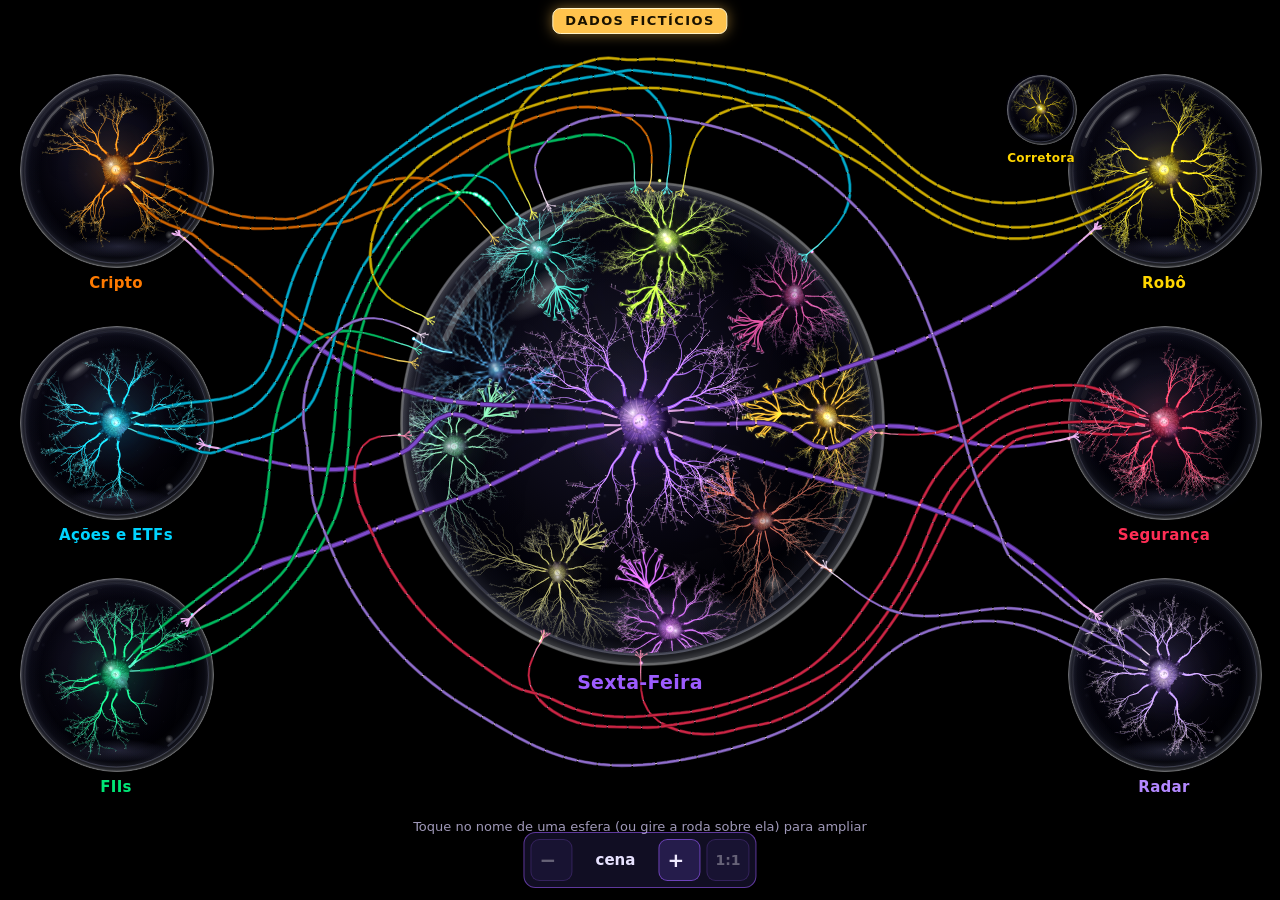
<file: interface/index.html>
<!DOCTYPE html>
<html lang="pt-BR">
<head>
<meta charset="utf-8">
<meta name="viewport" content="width=device-width, initial-scale=1">
<title>Sexta-Feira Engine</title>
<link rel="stylesheet" href="cores.css">
<link rel="stylesheet" href="tela.css">
</head>
<body>
<div id="palco">
  <div id="cena" role="region" aria-label="Sexta-Feira: o Núcleo e os agentes (dados fictícios)"></div>
  <div class="selos">
    <div class="selo" id="selo" role="status">DADOS FICTÍCIOS</div>
  </div>
</div>
<noscript><p class="sem-js">A Sexta-Feira Engine precisa de JavaScript para desenhar a tela. Nada é carregado de fora.</p></noscript>
<script src="dados-ficticios.js"></script>
<script src="sf.js"></script>
<script src="neuronio.js"></script>
<script src="ligacoes.js"></script>
<script src="cena.js"></script>
<script src="tela.js"></script>
</body>
</html>
</file>
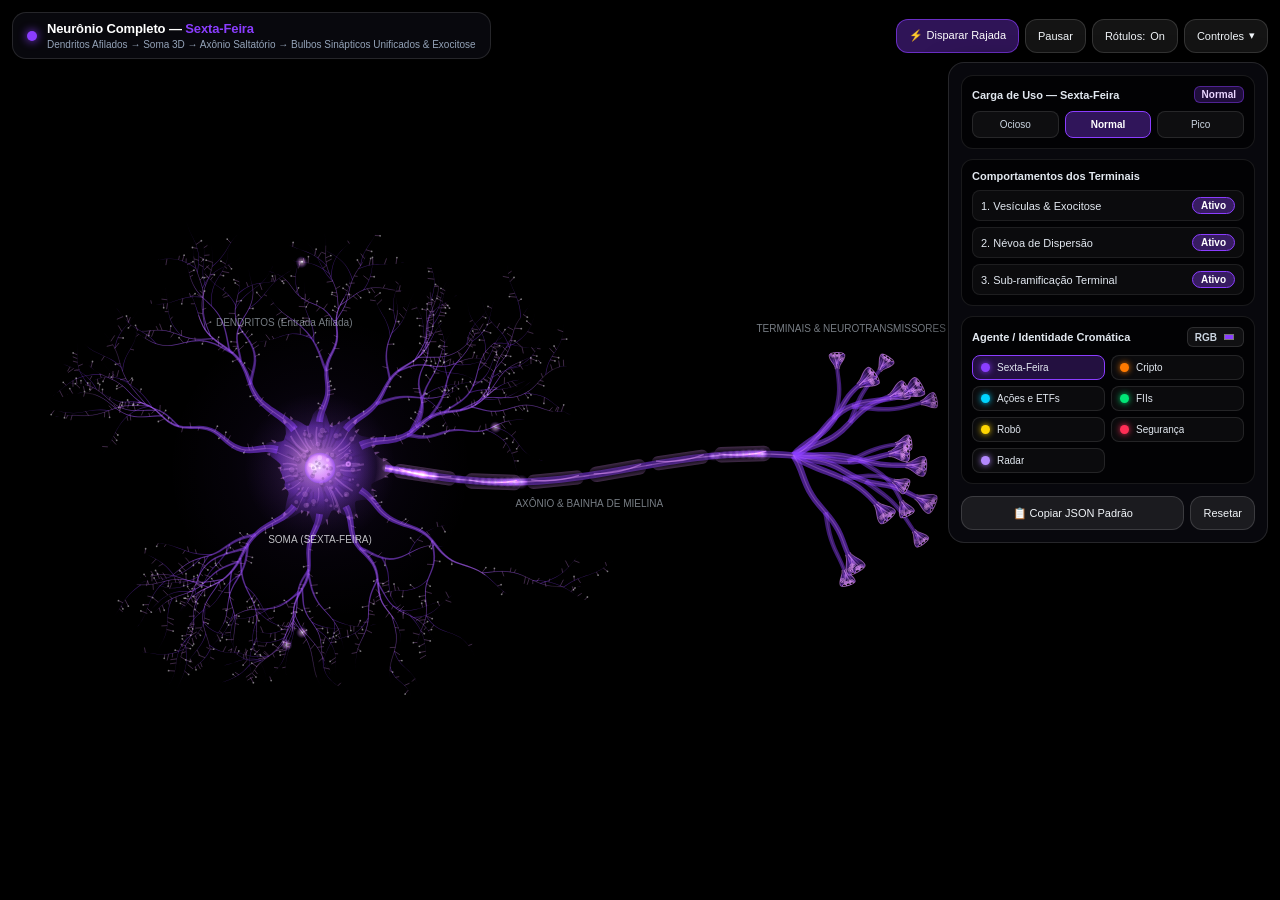
<file: interface/neuronio.html>
<!DOCTYPE html>
<html lang="pt-BR">
<head>
  <meta charset="UTF-8" />
  <meta name="viewport" content="width=device-width, initial-scale=1.0" />
  <title>Neurônio Completo — Sexta-Feira</title>
  <style>
    /* Reset e Base em Preto Absoluto (#000000) */
    *, *::before, *::after {
      box-sizing: border-box;
      margin: 0;
      padding: 0;
      user-select: none;
      -webkit-user-select: none;
    }

    :root {
      --accent: #8B3DFF;
      --accent-rgb: 139, 61, 255;
      --panel-bg: rgba(10, 10, 15, 0.88);
      --card-bg: rgba(0, 0, 0, 0.65);
      --border-subtle: rgba(255, 255, 255, 0.12);
      --text-main: #f8fafc;
      --text-muted: #94a3b8;
    }

    html, body {
      width: 100%;
      height: 100%;
      background-color: #000000;
      color: var(--text-main);
      font-family: -apple-system, BlinkMacSystemFont, "Segoe UI", Roboto, Helvetica, Arial, sans-serif;
      overflow: hidden;
      -webkit-font-smoothing: antialiased;
    }

    #canvasContainer {
      position: fixed;
      inset: 0;
      width: 100vw;
      height: 100vh;
      background-color: #000000;
      z-index: 1;
    }

    #neuronCanvas {
      display: block;
      width: 100%;
      height: 100%;
      background-color: #000000;
    }

    /* HUD Glassmorphism */
    .hud-glass {
      background: var(--panel-bg);
      backdrop-filter: blur(16px);
      -webkit-backdrop-filter: blur(16px);
      border: 1px solid var(--border-subtle);
      box-shadow: 0 12px 32px rgba(0, 0, 0, 0.85);
    }

    .top-bar {
      position: fixed;
      top: 12px;
      left: 12px;
      right: 12px;
      z-index: 20;
      display: flex;
      flex-wrap: wrap;
      align-items: center;
      justify-content: space-between;
      gap: 8px;
      pointer-events: none;
    }

    .brand-pill {
      pointer-events: auto;
      display: flex;
      align-items: center;
      gap: 10px;
      padding: 8px 14px;
      border-radius: 14px;
    }

    .pulse-dot {
      width: 10px;
      height: 10px;
      border-radius: 50%;
      background-color: var(--accent);
      box-shadow: 0 0 10px var(--accent);
      flex-shrink: 0;
      animation: dotBeat 1.8s infinite ease-in-out;
    }

    @keyframes dotBeat {
      0%, 100% { transform: scale(1); opacity: 1; }
      50% { transform: scale(1.35); opacity: 0.7; }
    }

    .brand-title {
      font-size: 13px;
      font-weight: 600;
      letter-spacing: -0.01em;
      color: #ffffff;
      line-height: 1.25;
    }

    .brand-sub {
      font-size: 10px;
      color: var(--text-muted);
      margin-top: 2px;
    }

    .action-group {
      pointer-events: auto;
      display: flex;
      align-items: center;
      gap: 6px;
      flex-wrap: wrap;
    }

    .btn-hud {
      padding: 8px 12px;
      border-radius: 12px;
      font-size: 11px;
      font-weight: 500;
      color: #f1f5f9;
      background: rgba(255, 255, 255, 0.08);
      border: 1px solid rgba(255, 255, 255, 0.14);
      cursor: pointer;
      transition: background 0.15s ease, transform 0.1s ease, border-color 0.15s ease;
      display: inline-flex;
      align-items: center;
      gap: 5px;
      min-height: 34px;
    }

    .btn-hud:hover {
      background: rgba(255, 255, 255, 0.15);
    }

    .btn-hud:active {
      transform: scale(0.96);
    }

    .btn-primary-accent {
      background: rgba(var(--accent-rgb), 0.34);
      border-color: rgba(var(--accent-rgb), 0.65);
      color: #ffffff;
    }

    .btn-primary-accent:hover {
      background: rgba(var(--accent-rgb), 0.50);
    }

    /* Painel Lateral Compacto */
    .control-sidebar {
      position: fixed;
      top: 62px;
      right: 12px;
      z-index: 20;
      width: min(320px, calc(100vw - 24px));
      max-height: calc(100vh - 76px);
      overflow-y: auto;
      border-radius: 16px;
      padding: 12px;
      display: flex;
      flex-direction: column;
      gap: 10px;
    }

    .control-sidebar.collapsed {
      display: none;
    }

    .section-card {
      background: var(--card-bg);
      border: 1px solid rgba(255, 255, 255, 0.09);
      border-radius: 12px;
      padding: 10px;
    }

    .section-header {
      display: flex;
      align-items: center;
      justify-content: space-between;
      margin-bottom: 8px;
      font-size: 11px;
      font-weight: 600;
      color: #e2e8f0;
    }

    .badge-pill {
      font-size: 10px;
      font-weight: 600;
      padding: 2px 7px;
      border-radius: 6px;
      background: rgba(var(--accent-rgb), 0.22);
      border: 1px solid rgba(var(--accent-rgb), 0.45);
      color: #e9d5ff;
    }

    .usage-grid {
      display: grid;
      grid-template-columns: repeat(3, 1fr);
      gap: 6px;
    }

    .usage-btn {
      padding: 7px 4px;
      border-radius: 8px;
      font-size: 10px;
      font-weight: 500;
      color: #cbd5e1;
      background: rgba(255, 255, 255, 0.05);
      border: 1px solid rgba(255, 255, 255, 0.1);
      cursor: pointer;
      transition: all 0.15s ease;
    }

    .usage-btn:hover {
      background: rgba(255, 255, 255, 0.12);
    }

    .usage-btn.active {
      background: rgba(var(--accent-rgb), 0.34);
      border-color: var(--accent);
      color: #ffffff;
      font-weight: 600;
    }

    .toggle-list {
      display: flex;
      flex-direction: column;
      gap: 6px;
    }

    .toggle-row {
      display: flex;
      align-items: center;
      justify-content: space-between;
      padding: 6px 8px;
      border-radius: 8px;
      background: rgba(255, 255, 255, 0.04);
      border: 1px solid rgba(255, 255, 255, 0.08);
      font-size: 11px;
      color: #e2e8f0;
      cursor: pointer;
    }

    .toggle-row:hover {
      background: rgba(255, 255, 255, 0.08);
    }

    .toggle-pill {
      font-size: 10px;
      font-weight: 600;
      padding: 2px 8px;
      border-radius: 999px;
      background: rgba(var(--accent-rgb), 0.35);
      border: 1px solid var(--accent);
      color: #ffffff;
    }

    .toggle-pill.off {
      background: rgba(255, 255, 255, 0.06);
      border-color: rgba(255, 255, 255, 0.15);
      color: #94a3b8;
    }

    .swatches-grid {
      display: grid;
      grid-template-columns: repeat(2, 1fr);
      gap: 6px;
    }

    .swatch-btn {
      display: flex;
      align-items: center;
      gap: 7px;
      padding: 6px 8px;
      border-radius: 8px;
      font-size: 10px;
      font-weight: 500;
      color: #e2e8f0;
      background: rgba(255, 255, 255, 0.04);
      border: 1px solid rgba(255, 255, 255, 0.1);
      cursor: pointer;
      transition: all 0.15s ease;
      text-align: left;
    }

    .swatch-dot {
      width: 9px;
      height: 9px;
      border-radius: 50%;
      flex-shrink: 0;
    }

    .swatch-label {
      overflow: hidden;
      text-overflow: ellipsis;
      white-space: nowrap;
    }

    .rgb-picker-label {
      display: inline-flex;
      align-items: center;
      gap: 5px;
      font-size: 10px;
      color: #cbd5e1;
      background: rgba(255, 255, 255, 0.06);
      border: 1px solid rgba(255, 255, 255, 0.12);
      padding: 2px 7px;
      border-radius: 6px;
      cursor: pointer;
    }

    .rgb-picker-label input[type="color"] {
      width: 14px;
      height: 14px;
      border: none;
      background: transparent;
      cursor: pointer;
      padding: 0;
    }

    .footer-actions {
      display: flex;
      gap: 6px;
      padding-top: 2px;
    }

    .footer-actions .btn-hud {
      justify-content: center;
    }

    .toast-banner {
      position: fixed;
      bottom: 16px;
      left: 50%;
      transform: translateX(-50%);
      z-index: 30;
      padding: 8px 16px;
      border-radius: 12px;
      font-size: 11px;
      font-weight: 500;
      color: #ffffff;
      opacity: 0;
      pointer-events: none;
      transition: opacity 0.2s ease;
    }

    @media (max-width: 640px) {
      .brand-sub { display: none; }
      .control-sidebar { top: 58px; }
    }
  </style>
</head>
<body>

  <!-- Canvas em Preto Absoluto (#000000) -->
  <main id="canvasContainer">
    <canvas id="neuronCanvas"></canvas>
  </main>

  <!-- Cabeçalho Minimalista -->
  <header class="top-bar">
    <div class="brand-pill hud-glass">
      <span class="pulse-dot"></span>
      <div>
        <div class="brand-title">
          Neurônio Completo — <span id="headerAgentName" style="color: #8B3DFF;">Sexta-Feira</span>
        </div>
        <div class="brand-sub">
          Dendritos Afilados → Soma 3D → Axônio Saltatório → Bulbos Sinápticos Unificados & Exocitose
        </div>
      </div>
    </div>

    <div class="action-group">
      <button id="btnFireBurst" type="button" class="btn-hud btn-primary-accent">
        ⚡ Disparar Rajada
      </button>
      <button id="btnPause" type="button" class="btn-hud">
        Pausar
      </button>
      <button id="btnLabels" type="button" class="btn-hud">
        Rótulos: <span id="lblState">On</span>
      </button>
      <button id="btnToggleSidebar" type="button" class="btn-hud" aria-expanded="true">
        Controles <span id="chevronIcon">▾</span>
      </button>
    </div>
  </header>

  <!-- Painel Lateral Compacto -->
  <aside id="controlSidebar" class="control-sidebar hud-glass">
    <div class="section-card">
      <div class="section-header">
        <span>Carga de Uso — Sexta-Feira</span>
        <span id="usageBadge" class="badge-pill">Normal</span>
      </div>
      <div class="usage-grid">
        <button type="button" class="usage-btn" data-mode="ocioso" data-freq="25">Ocioso</button>
        <button type="button" class="usage-btn active" data-mode="normal" data-freq="72">Normal</button>
        <button type="button" class="usage-btn" data-mode="pico" data-freq="100">Pico</button>
      </div>
    </div>

    <div class="section-card">
      <div class="section-header">
        <span>Comportamentos dos Terminais</span>
      </div>
      <div class="toggle-list">
        <button id="togVesicles" type="button" class="toggle-row">
          <span>1. Vesículas & Exocitose</span>
          <span class="toggle-pill">Ativo</span>
        </button>
        <button id="togMist" type="button" class="toggle-row">
          <span>2. Névoa de Dispersão</span>
          <span class="toggle-pill">Ativo</span>
        </button>
        <button id="togSubBranches" type="button" class="toggle-row">
          <span>3. Sub-ramificação Terminal</span>
          <span class="toggle-pill">Ativo</span>
        </button>
      </div>
    </div>

    <div class="section-card">
      <div class="section-header">
        <span>Agente / Identidade Cromática</span>
        <label class="rgb-picker-label" title="Escolher cor RGB personalizada">
          <span>RGB</span>
          <input id="rgbPicker" type="color" value="#8B3DFF" />
        </label>
      </div>
      <div id="swatchesContainer" class="swatches-grid"></div>
    </div>

    <div class="footer-actions">
      <button id="btnCopyJson" type="button" class="btn-hud" style="flex: 1;">
        📋 Copiar JSON Padrão
      </button>
      <button id="btnReset" type="button" class="btn-hud">
        Resetar
      </button>
    </div>
  </aside>

  <div id="toastBanner" class="toast-banner hud-glass">
    Configuração JSON padrão copiada!
  </div>

  <script>
    (function () {
      'use strict';

      const AGENT_PRESETS = [
        { name: 'Sexta-Feira', hex: '#8B3DFF' },
        { name: 'Cripto', hex: '#FF7A00' },
        { name: 'Ações e ETFs', hex: '#00D4FF' },
        { name: 'FIIs', hex: '#00E676' },
        { name: 'Robô', hex: '#FFD600' },
        { name: 'Segurança', hex: '#FF2E55' },
        { name: 'Radar', hex: '#B388FF' }
      ];

      // Padrão definitivo aprovado pelo usuário (Soma + Dendritos + Axônio + Terminais Unificados)
      const config = {
        agente: 'Sexta-Feira',
        corHex: '#8B3DFF',
        rgb: [139, 61, 255],
        brilhoNucleo: 21,
        transparenciaCorpo: 45,
        opacidadeDendritos: 56,
        brilhoGeral: 56,
        ramificacaoDendritos: 82,
        velocidadePulsos: 40,
        frequenciaDisparos: 72,
        enableVesicles: true,
        enableMist: true,
        enableSubBranches: true
      };

      const runtime = {
        width: 1280,
        height: 720,
        dpr: 1,
        paused: false,
        showLabels: true,
        sidebarOpen: true,
        time: 0,
        lastFrameTime: 0,
        spawnAccumulator: 0,
        somaExcitation: 0
      };

      let anatomy = {
        somaX: 0,
        somaY: 0,
        somaRadius: 48,
        scale: 1,
        somaOutline: [],
        membraneSpicules: [],
        cytoplasmRidges: [],
        membraneGranules: [],
        nucleusChromatin: [],
        dendriteBranches: [],
        dendriteTips: [],
        synapticSpines: [],
        axonPath: [],
        myelinSheaths: [],
        ranvierNodes: [],
        terminalBranches: [],
        terminalBoutons: [],
        offscreenCanvas: null
      };

      const incomingSignals = [];
      const actionPotentials = [];
      const mistClouds = [];
      const releasedNeurotransmitters = [];

      let canvas = null;
      let ctx = null;
      let container = null;

      function createSeededRandom(seed) {
        let s = seed >>> 0;
        return function () {
          s = (s * 1664525 + 1013904223) >>> 0;
          return s / 4294967296;
        };
      }

      function hexToRgb(hex) {
        const clean = hex.replace('#', '');
        const full = clean.length === 3 ? clean.split('').map(c => c + c).join('') : clean;
        const intVal = parseInt(full, 16);
        return [(intVal >> 16) & 255, (intVal >> 8) & 255, intVal & 255];
      }

      function showToast(message) {
        const toast = document.getElementById('toastBanner');
        if (!toast) return;
        toast.textContent = message;
        toast.style.opacity = '1';
        clearTimeout(toast._hideTimer);
        toast._hideTimer = setTimeout(() => {
          toast.style.opacity = '0';
        }, 2200);
      }

      // Polígono afilado até ponta aguda (para dendritos)
      function drawSharpDendritePolygon(targetCtx, points) {
        if (!points || points.length < 2) return;
        const leftSide = [];
        const rightSide = [];

        for (let i = 0; i < points.length; i++) {
          const p = points[i];
          const prev = points[Math.max(0, i - 1)];
          const next = points[Math.min(points.length - 1, i + 1)];
          const dx = next.x - prev.x;
          const dy = next.y - prev.y;
          const len = Math.hypot(dx, dy) || 1;
          const nx = -dy / len;
          const ny = dx / len;
          const halfWidth = p.w * 0.5;

          leftSide.push({ x: p.x + nx * halfWidth, y: p.y + ny * halfWidth });
          rightSide.push({ x: p.x - nx * halfWidth, y: p.y - ny * halfWidth });
        }

        targetCtx.beginPath();
        targetCtx.moveTo(leftSide[0].x, leftSide[0].y);
        for (let i = 1; i < leftSide.length; i++) {
          targetCtx.lineTo(leftSide[i].x, leftSide[i].y);
        }
        const tip = points[points.length - 1];
        targetCtx.lineTo(tip.x, tip.y);

        for (let i = rightSide.length - 1; i >= 0; i--) {
          targetCtx.lineTo(rightSide[i].x, rightSide[i].y);
        }
        targetCtx.closePath();
        targetCtx.fill();
      }

      // Polígono encorpado e contínuo (para telodendros que se fundem aos bulbos terminais)
      function drawTaperedBranch(targetCtx, points) {
        if (!points || points.length < 2) return;
        const left = [];
        const right = [];

        for (let i = 0; i < points.length; i++) {
          const p = points[i];
          const prev = points[Math.max(0, i - 1)];
          const next = points[Math.min(points.length - 1, i + 1)];
          const dx = next.x - prev.x;
          const dy = next.y - prev.y;
          const len = Math.hypot(dx, dy) || 1;
          const nx = -dy / len;
          const ny = dx / len;
          const hw = p.w * 0.5;

          left.push({ x: p.x + nx * hw, y: p.y + ny * hw });
          right.push({ x: p.x - nx * hw, y: p.y - ny * hw });
        }

        targetCtx.beginPath();
        targetCtx.moveTo(left[0].x, left[0].y);
        for (let i = 1; i < left.length; i++) targetCtx.lineTo(left[i].x, left[i].y);
        for (let i = right.length - 1; i >= 0; i--) targetCtx.lineTo(right[i].x, right[i].y);
        targetCtx.closePath();
        targetCtx.fill();
      }

      // Constrói o neurônio completo unindo todas as peças validadas
      function buildCompleteNeuron() {
        const rng = createSeededRandom(94127);
        const isMobile = runtime.width < 768;

        const somaX = isMobile ? runtime.width * 0.25 : runtime.width * 0.25;
        const somaY = isMobile ? runtime.height * 0.48 : runtime.height * 0.52;
        const scale = isMobile
          ? Math.max(0.46, Math.min(runtime.width / 560, runtime.height / 760))
          : Math.max(0.60, Math.min(runtime.width / 1360, runtime.height / 760));

        const somaRadius = 48 * scale;

        // 1. SOMA MULTIPOLAR COM PAREDE CELULAR 3D (Padrão bloqueado)
        const primaryAngles = [-2.74, -2.16, -1.58, -0.98, -0.50, 0.50, 0.98, 1.58, 2.16];
        const somaOutline = [];
        const outlineSteps = 144;

        for (let i = 0; i < outlineSteps; i++) {
          const ang = (Math.PI * 2 * i) / outlineSteps;
          let pull = 0;

          for (let t = 0; t < primaryAngles.length; t++) {
            const diff = Math.atan2(Math.sin(ang - primaryAngles[t]), Math.cos(ang - primaryAngles[t]));
            pull += Math.exp(-(diff * diff) / 0.044) * 0.45;
          }

          const hillockDiff = Math.atan2(Math.sin(ang), Math.cos(ang));
          pull += Math.exp(-(hillockDiff * hillockDiff) / 0.065) * 0.74;

          const ruffle = Math.sin(ang * 15) * 0.02 + Math.cos(ang * 26 + 0.7) * 0.014 + (rng() - 0.5) * 0.016;
          const r = somaRadius * (0.86 + pull + ruffle);

          somaOutline.push({
            x: somaX + Math.cos(ang) * r,
            y: somaY + Math.sin(ang) * r,
            ang,
            r
          });
        }

        const membraneSpicules = [];
        for (let i = 0; i < somaOutline.length; i += 3) {
          if (rng() < 0.56) {
            const pt = somaOutline[i];
            membraneSpicules.push({
              x: pt.x,
              y: pt.y,
              ang: pt.ang + (rng() - 0.5) * 0.20,
              h: (2.3 + rng() * 3.3) * scale,
              w: (2.1 + rng() * 1.9) * scale
            });
          }
        }

        const cytoplasmRidges = [];
        for (let i = 0; i < 42; i++) {
          const ang = (Math.PI * 2 * i) / 42 + (rng() - 0.5) * 0.14;
          const rIn = somaRadius * (0.36 + rng() * 0.20);
          const rOut = somaRadius * (0.78 + rng() * 0.35);
          const ctrlAng = ang + (rng() - 0.5) * 0.28;
          const rMid = (rIn + rOut) * 0.52;
          cytoplasmRidges.push({
            x1: somaX + Math.cos(ang) * rIn,
            y1: somaY + Math.sin(ang) * rIn,
            cx: somaX + Math.cos(ctrlAng) * rMid,
            cy: somaY + Math.sin(ctrlAng) * rMid,
            x2: somaX + Math.cos(ang + (rng() - 0.5) * 0.14) * rOut,
            y2: somaY + Math.sin(ang + (rng() - 0.5) * 0.14) * rOut,
            isHighlight: rng() > 0.42,
            width: (0.85 + rng() * 1.6) * scale
          });
        }

        const membraneGranules = [];
        for (let i = 0; i < 50; i++) {
          const ang = (Math.PI * 2 * i) / 50 + rng() * 0.35;
          const dist = somaRadius * (0.34 + rng() * 0.65);
          membraneGranules.push({
            x: somaX + Math.cos(ang) * dist,
            y: somaY + Math.sin(ang) * dist,
            r: (1.5 + rng() * 2.6) * scale
          });
        }

        const nucleusChromatin = [];
        const nucR = somaRadius * 0.34;
        for (let n = 0; n < 24; n++) {
          const na = rng() * Math.PI * 2;
          const nd = rng() * nucR * 0.78;
          nucleusChromatin.push({
            x: somaX + Math.cos(na) * nd,
            y: somaY + Math.sin(na) * nd,
            r: (1.0 + rng() * 1.8) * scale,
            bright: n % 2 === 0
          });
        }

        // 2. DENDRITOS AFILADOS COM PONTAS AGUDAS (Padrão bloqueado)
        const branchFactor = Math.max(0.15, config.ramificacaoDendritos / 100);
        const dendriteBranches = [];
        const dendriteTips = [];
        const synapticSpines = [];

        function growDendrite(startX, startY, angle, length, startWidth, level, maxLevel) {
          const segCount = Math.max(12, Math.round(length / (4.3 * scale)));
          const pts = [{ x: startX, y: startY, w: startWidth }];

          let curX = startX;
          let curY = startY;
          let curAng = angle;
          const stepLen = length / segCount;
          const curlFreq = 0.24 + rng() * 0.26;
          const curlAmp = (0.075 + rng() * 0.065) * (rng() > 0.5 ? 1 : -1);

          for (let s = 1; s <= segCount; s++) {
            const progress = s / segCount;
            curAng += Math.sin(s * curlFreq + level) * curlAmp + (rng() - 0.5) * 0.055;
            curX += Math.cos(curAng) * stepLen;
            curY += Math.sin(curAng) * stepLen;

            const w = startWidth * Math.pow(1 - progress, 1.38);
            pts.push({ x: curX, y: curY, w: Math.max(0.02, w) });

            if (s > 2 && s < segCount - 1 && rng() < 0.44 * branchFactor) {
              const side = rng() > 0.5 ? 1 : -1;
              const spineAng = curAng + side * (1.06 + rng() * 0.42);
              const spineLen = (3.3 + rng() * 4.4) * scale;
              synapticSpines.push({
                x1: curX,
                y1: curY,
                x2: curX + Math.cos(spineAng) * spineLen,
                y2: curY + Math.sin(spineAng) * spineLen,
                hasReceptor: rng() < 0.45
              });
            }

            if (level < maxLevel && s >= Math.floor(segCount * 0.28) && s <= Math.floor(segCount * 0.84)) {
              const splitChance = level === 1 ? 0.29 : 0.19;
              if (rng() < splitChance * branchFactor) {
                const forkSide = s % 2 === 0 ? 1 : -1;
                const forkAng = curAng + forkSide * (0.40 + rng() * 0.28);
                const childLen = length * (1 - progress * 0.38) * (0.65 + rng() * 0.16);
                const childW = Math.max(0.8 * scale, w * 0.78);
                growDendrite(curX, curY, forkAng, childLen, childW, level + 1, maxLevel);
              }
            }
          }

          dendriteBranches.push({ pts, level });
          dendriteTips.push({ pts, tipX: curX, tipY: curY });
        }

        const maxDepth = branchFactor > 0.65 ? 3 : branchFactor > 0.3 ? 2 : 1;
        primaryAngles.forEach((ang) => {
          const sx = somaX + Math.cos(ang) * (somaRadius * 1.02);
          const sy = somaY + Math.sin(ang) * (somaRadius * 1.02);
          const trunkLen = (148 + rng() * 50) * scale * (0.65 + branchFactor * 0.45);
          const trunkWidth = (7.4 + rng() * 1.8) * scale;
          growDendrite(sx, sy, ang, trunkLen, trunkWidth, 1, maxDepth);
        });

        // 3. AXÔNIO SALTATÓRIO COM BAINHA DE MIELINA & NÓDULOS DE RANVIER
        const axonStartX = somaX + somaRadius * 1.44;
        const axonStartY = somaY;
        const axonEndX = isMobile ? runtime.width * 0.63 : runtime.width * 0.62;
        const axonLen = Math.max(120, axonEndX - axonStartX);

        const axonPath = [];
        const axonSteps = 72;
        for (let i = 0; i <= axonSteps; i++) {
          const t = i / axonSteps;
          const x = axonStartX + t * axonLen;
          const y = axonStartY + Math.sin(t * Math.PI * 1.65) * (15 * scale);
          const w = (7.8 - t * 0.8) * scale;
          axonPath.push({ x, y, t, w });
        }

        const myelinSheaths = [];
        const ranvierNodes = [];
        const numSheaths = 6;
        const gapRatio = 0.028;
        const usableSpan = 0.90;
        const startOffset = 0.04;
        const segSpan = (usableSpan - gapRatio * (numSheaths - 1)) / numSheaths;

        for (let m = 0; m < numSheaths; m++) {
          const t0 = startOffset + m * (segSpan + gapRatio);
          const t1 = t0 + segSpan;
          const idx0 = Math.floor(t0 * axonSteps);
          const idx1 = Math.min(axonSteps, Math.ceil(t1 * axonSteps));
          const pStart = axonPath[idx0];
          const pEnd = axonPath[idx1];
          const pMid = axonPath[Math.floor((idx0 + idx1) / 2)];

          myelinSheaths.push({
            pStart,
            pMid,
            pEnd,
            angle: Math.atan2(pEnd.y - pStart.y, pEnd.x - pStart.x),
            length: Math.hypot(pEnd.x - pStart.x, pEnd.y - pStart.y),
            thickness: (15.0 + (m % 2) * 1.4) * scale
          });

          if (m < numSheaths - 1) {
            const tGap = t1 + gapRatio * 0.5;
            const gapIdx = Math.min(axonSteps, Math.round(tGap * axonSteps));
            ranvierNodes.push({
              x: axonPath[gapIdx].x,
              y: axonPath[gapIdx].y,
              t: tGap,
              flash: 0
            });
          }
        }

        // 4. TELODENDROS ENCORPADOS & BULBOS PRÉ-SINÁPTICOS EM SINO CONTÍNUO (Peça aprovada)
        const terminalRoot = axonPath[axonPath.length - 1];
        const terminalBranches = [];
        const terminalBoutons = [];
        const terminalRng = createSeededRandom(55219);
        const primaryTermAngles = [-0.94, -0.65, -0.37, -0.11, 0.14, 0.40, 0.68, 0.95];

        function growTelodendria(startX, startY, angle, length, startW, depth) {
          const steps = Math.max(12, Math.round(length / (5.8 * scale)));
          const pts = [{ x: startX, y: startY, w: startW }];

          let cx = startX;
          let cy = startY;
          let curAng = angle;
          const stepLen = length / steps;
          const waveFreq = 0.26 + terminalRng() * 0.22;
          const waveAmp = (0.055 + terminalRng() * 0.045) * (terminalRng() > 0.5 ? 1 : -1);

          for (let s = 1; s <= steps; s++) {
            const p = s / steps;
            curAng += Math.sin(s * waveFreq + depth) * waveAmp + (terminalRng() - 0.5) * 0.03;
            cx += Math.cos(curAng) * stepLen;
            cy += Math.sin(curAng) * stepLen;

            const w = startW * (1 - p * 0.26);
            pts.push({ x: cx, y: cy, w: Math.max(3.6 * scale, w) });

            if (config.enableSubBranches && depth === 1 && s === Math.floor(steps * 0.54)) {
              const side = terminalRng() > 0.5 ? 1 : -1;
              const subAng = curAng + side * (0.34 + terminalRng() * 0.16);
              const subLen = length * 0.56;
              growTelodendria(cx, cy, subAng, subLen, w * 0.86, 2);
            }
          }

          terminalBranches.push({ pts, depth });

          const prevPt = pts[Math.max(0, pts.length - 3)];
          const tipAngle = Math.atan2(cy - prevPt.y, cx - prevPt.x);
          const neckW = Math.max(3.6 * scale, startW * 0.74);
          const bWidth = (depth === 1 ? 21.0 : 16.5) * scale;
          const bThick = (depth === 1 ? 15.2 : 12.0) * scale;

          const vesicles = [];
          const vCount = depth === 1 ? 6 : 4;
          for (let v = 0; v < vCount; v++) {
            const isDocked = v < 3;
            const slotY = (-0.28 + (v / Math.max(1, vCount - 1)) * 0.56) * bWidth;
            const homeX = isDocked ? bThick * 0.34 : (-0.15 + terminalRng() * 0.34) * bThick;
            vesicles.push({
              localX: homeX,
              localY: slotY,
              homeX,
              homeY: slotY,
              vx: (terminalRng() - 0.5) * 1.4,
              vy: (terminalRng() - 0.5) * 1.4,
              radius: (2.1 + terminalRng() * 0.55) * scale,
              phase: terminalRng() * Math.PI * 2,
              docked: isDocked,
              fusionProgress: 0,
              pocketIndex: v % 3
            });
          }

          terminalBoutons.push({
            branchPts: pts,
            x: cx,
            y: cy,
            tipAngle,
            neckW,
            bWidth,
            bThick,
            depth,
            vesicles,
            flash: 0,
            pocketExcite: [0, 0, 0],
            grooves: Array.from({ length: 6 }, (_, gi) => ({
              yNorm: -0.35 + (gi / 5) * 0.70,
              curve: (terminalRng() - 0.5) * 0.20
            }))
          });
        }

        primaryTermAngles.forEach((ang, idx) => {
          const len = (116 + (idx % 3) * 18) * scale;
          growTelodendria(terminalRoot.x, terminalRoot.y, ang, len, 7.2 * scale, 1);
        });

        anatomy = {
          somaX,
          somaY,
          somaRadius,
          scale,
          somaOutline,
          membraneSpicules,
          cytoplasmRidges,
          membraneGranules,
          nucleusChromatin,
          dendriteBranches,
          dendriteTips,
          synapticSpines,
          axonPath,
          myelinSheaths,
          ranvierNodes,
          terminalBranches,
          terminalBoutons,
          offscreenCanvas: null
        };

        bakeStaticLayer();
      }

      // Pré-renderiza a estrutura celular estática em offscreen canvas
      function bakeStaticLayer() {
        const off = document.createElement('canvas');
        off.width = Math.max(1, Math.round(runtime.width * runtime.dpr));
        off.height = Math.max(1, Math.round(runtime.height * runtime.dpr));
        const octx = off.getContext('2d');
        octx.scale(runtime.dpr, runtime.dpr);

        const [r, g, b] = config.rgb;
        const lightR = Math.min(255, r + 90);
        const lightG = Math.min(255, g + 90);
        const lightB = Math.min(255, b + 90);
        const deepR = Math.round(r * 0.26);
        const deepG = Math.round(g * 0.26);
        const deepB = Math.round(b * 0.26);

        const bodyAlpha = Math.max(0.10, 1 - (config.transparenciaCorpo / 100) * 0.82);
        const dendriteAlpha = Math.max(0.08, config.opacidadeDendritos / 100);
        const glowFactor = config.brilhoGeral / 100;
        const nucFactor = config.brilhoNucleo / 100;

        // 1. Halo atmosférico suave ao redor do Soma
        if (glowFactor > 0.02) {
          const halo = octx.createRadialGradient(
            anatomy.somaX, anatomy.somaY, anatomy.somaRadius * 0.35,
            anatomy.somaX, anatomy.somaY, anatomy.somaRadius * 3.35
          );
          halo.addColorStop(0, `rgba(${r}, ${g}, ${b}, ${0.28 * glowFactor * bodyAlpha})`);
          halo.addColorStop(0.55, `rgba(${r}, ${g}, ${b}, ${0.09 * glowFactor * bodyAlpha})`);
          halo.addColorStop(1, `rgba(${r}, ${g}, ${b}, 0)`);
          octx.fillStyle = halo;
          octx.beginPath();
          octx.arc(anatomy.somaX, anatomy.somaY, anatomy.somaRadius * 3.35, 0, Math.PI * 2);
          octx.fill();
        }

        // 2. DENDRITOS AFILADOS E ESPINHAS SINÁPTICAS
        octx.save();
        anatomy.dendriteBranches.forEach((branch) => {
          const levelMult = branch.level === 1 ? 1.0 : branch.level === 2 ? 0.85 : 0.72;
          const alpha = dendriteAlpha * levelMult;

          octx.fillStyle = `rgba(${r}, ${g}, ${b}, ${alpha * 0.96})`;
          drawSharpDendritePolygon(octx, branch.pts);

          if (branch.level <= 2 && branch.pts.length > 3) {
            octx.strokeStyle = `rgba(${lightR}, ${lightG}, ${lightB}, ${alpha * (0.36 + 0.26 * glowFactor)})`;
            octx.lineWidth = Math.max(0.5, (branch.level === 1 ? 1.2 : 0.65) * anatomy.scale);
            octx.beginPath();
            octx.moveTo(branch.pts[0].x, branch.pts[0].y);
            const endLimit = Math.floor(branch.pts.length * 0.85);
            for (let i = 1; i < endLimit; i++) {
              octx.lineTo(branch.pts[i].x, branch.pts[i].y);
            }
            octx.stroke();
          }
        });

        octx.strokeStyle = `rgba(${lightR}, ${lightG}, ${lightB}, ${dendriteAlpha * 0.68})`;
        octx.lineWidth = Math.max(0.5, 0.75 * anatomy.scale);
        octx.beginPath();
        anatomy.synapticSpines.forEach((sp) => {
          octx.moveTo(sp.x1, sp.y1);
          octx.lineTo(sp.x2, sp.y2);
        });
        octx.stroke();

        octx.fillStyle = `rgba(255, 255, 255, ${dendriteAlpha * 0.78})`;
        anatomy.synapticSpines.forEach((sp) => {
          if (sp.hasReceptor) {
            octx.beginPath();
            octx.arc(sp.x2, sp.y2, 0.95 * anatomy.scale, 0, Math.PI * 2);
            octx.fill();
          }
        });
        octx.restore();

        // 3. SOMA COM PAREDE CELULAR 3D
        octx.save();
        octx.beginPath();
        anatomy.somaOutline.forEach((pt, idx) => {
          if (idx === 0) octx.moveTo(pt.x, pt.y);
          else octx.lineTo(pt.x, pt.y);
        });
        octx.closePath();

        const somaGrad = octx.createRadialGradient(
          anatomy.somaX - anatomy.somaRadius * 0.28,
          anatomy.somaY - anatomy.somaRadius * 0.28,
          anatomy.somaRadius * 0.08,
          anatomy.somaX,
          anatomy.somaY,
          anatomy.somaRadius * 1.5
        );
        somaGrad.addColorStop(0, `rgba(${lightR}, ${lightG}, ${lightB}, ${0.76 * bodyAlpha})`);
        somaGrad.addColorStop(0.50, `rgba(${r}, ${g}, ${b}, ${0.66 * bodyAlpha})`);
        somaGrad.addColorStop(0.85, `rgba(${deepR}, ${deepG}, ${deepB}, ${0.52 * bodyAlpha})`);
        somaGrad.addColorStop(1, `rgba(${lightR}, ${lightG}, ${lightB}, ${0.44 * bodyAlpha})`);

        octx.fillStyle = somaGrad;
        octx.fill();

        octx.save();
        octx.clip();

        anatomy.cytoplasmRidges.forEach((ridge) => {
          octx.beginPath();
          octx.moveTo(ridge.x1, ridge.y1);
          octx.quadraticCurveTo(ridge.cx, ridge.cy, ridge.x2, ridge.y2);
          octx.lineWidth = ridge.width;
          octx.strokeStyle = ridge.isHighlight
            ? `rgba(${lightR}, ${lightG}, ${lightB}, ${0.38 * bodyAlpha})`
            : `rgba(${deepR}, ${deepG}, ${deepB}, ${0.56 * bodyAlpha})`;
          octx.stroke();
        });

        anatomy.membraneGranules.forEach((gr) => {
          octx.fillStyle = `rgba(${deepR}, ${deepG}, ${deepB}, ${0.56 * bodyAlpha})`;
          octx.beginPath();
          octx.arc(gr.x + 0.85 * anatomy.scale, gr.y + 0.95 * anatomy.scale, gr.r, 0, Math.PI * 2);
          octx.fill();

          octx.fillStyle = `rgba(${lightR}, ${lightG}, ${lightB}, ${0.36 * bodyAlpha})`;
          octx.beginPath();
          octx.arc(gr.x - 0.65 * anatomy.scale, gr.y - 0.65 * anatomy.scale, gr.r * 0.72, 0, Math.PI * 2);
          octx.fill();
        });
        octx.restore();

        octx.strokeStyle = `rgba(${lightR}, ${lightG}, ${lightB}, ${Math.min(0.95, bodyAlpha * 0.94)})`;
        octx.lineWidth = Math.max(1.1, 1.65 * anatomy.scale);
        octx.stroke();

        anatomy.membraneSpicules.forEach((sp) => {
          octx.save();
          octx.translate(sp.x, sp.y);
          octx.rotate(sp.ang);
          octx.beginPath();
          octx.moveTo(-1, -sp.w * 0.5);
          octx.quadraticCurveTo(sp.h * 0.7, -sp.w * 0.3, sp.h, 0);
          octx.quadraticCurveTo(sp.h * 0.7, sp.w * 0.3, -1, sp.w * 0.5);
          octx.closePath();
          octx.fillStyle = `rgba(${lightR}, ${lightG}, ${lightB}, ${0.58 * bodyAlpha})`;
          octx.fill();
          octx.restore();
        });
        octx.restore();

        // 4. NÚCLEO ESFÉRICO TEXTURIZADO (Calibrado em brilhoNucleo = 21%)
        octx.save();
        const nucR = anatomy.somaRadius * 0.34;
        if (nucFactor > 0.01) {
          const nucHalo = octx.createRadialGradient(
            anatomy.somaX, anatomy.somaY, nucR * 0.25,
            anatomy.somaX, anatomy.somaY, nucR * 2.5
          );
          nucHalo.addColorStop(0, `rgba(255, 255, 255, ${0.80 * nucFactor})`);
          nucHalo.addColorStop(0.45, `rgba(${lightR}, ${lightG}, ${lightB}, ${0.52 * nucFactor})`);
          nucHalo.addColorStop(1, `rgba(${r}, ${g}, ${b}, 0)`);
          octx.fillStyle = nucHalo;
          octx.beginPath();
          octx.arc(anatomy.somaX, anatomy.somaY, nucR * 2.5, 0, Math.PI * 2);
          octx.fill();
        }

        const coreGrad = octx.createRadialGradient(
          anatomy.somaX - nucR * 0.22,
          anatomy.somaY - nucR * 0.22,
          1,
          anatomy.somaX,
          anatomy.somaY,
          nucR
        );
        coreGrad.addColorStop(0, `rgba(248, 244, 255, ${0.44 + 0.56 * nucFactor})`);
        coreGrad.addColorStop(0.72, `rgba(${lightR}, ${lightG}, ${lightB}, ${0.46 + 0.48 * nucFactor})`);
        coreGrad.addColorStop(1, `rgba(${r}, ${g}, ${b}, ${0.65 * bodyAlpha})`);

        octx.fillStyle = coreGrad;
        octx.beginPath();
        octx.arc(anatomy.somaX, anatomy.somaY, nucR, 0, Math.PI * 2);
        octx.fill();

        octx.save();
        octx.clip();
        anatomy.nucleusChromatin.forEach((ch) => {
          octx.fillStyle = ch.bright
            ? `rgba(255, 255, 255, ${0.18 + 0.26 * nucFactor})`
            : `rgba(${deepR}, ${deepG}, ${deepB}, 0.28)`;
          octx.beginPath();
          octx.arc(ch.x, ch.y, ch.r, 0, Math.PI * 2);
          octx.fill();
        });
        octx.restore();

        octx.strokeStyle = `rgba(255, 255, 255, ${0.30 + 0.45 * nucFactor})`;
        octx.lineWidth = Math.max(0.85, 1.15 * anatomy.scale);
        octx.stroke();
        octx.restore();

        // 5. AXÔNIO ENCORPADO & 6 SEGMENTOS ESTRIADOS DE BAINHA DE MIELINA
        octx.save();
        octx.fillStyle = `rgba(${r}, ${g}, ${b}, ${dendriteAlpha * 0.92})`;
        drawTaperedBranch(octx, anatomy.axonPath);

        octx.strokeStyle = `rgba(${lightR}, ${lightG}, ${lightB}, ${Math.max(0.30, bodyAlpha * 0.72)})`;
        octx.lineWidth = Math.max(1.1, 1.4 * anatomy.scale);
        octx.beginPath();
        anatomy.axonPath.forEach((p, idx) => {
          if (idx === 0) octx.moveTo(p.x, p.y);
          else octx.lineTo(p.x, p.y);
        });
        octx.stroke();

        anatomy.myelinSheaths.forEach((seg, mIdx) => {
          octx.save();
          octx.translate(seg.pMid.x, seg.pMid.y);
          octx.rotate(seg.angle);

          const w = seg.length;
          const h = seg.thickness;
          const rad = h * 0.45;

          const mGrad = octx.createLinearGradient(0, -h / 2, 0, h / 2);
          mGrad.addColorStop(0, `rgba(${lightR}, ${lightG}, ${lightB}, ${0.46 * bodyAlpha})`);
          mGrad.addColorStop(0.5, `rgba(${deepR}, ${deepG}, ${deepB}, ${0.24 * bodyAlpha})`);
          mGrad.addColorStop(1, `rgba(${lightR}, ${lightG}, ${lightB}, ${0.44 * bodyAlpha})`);

          octx.beginPath();
          if (typeof octx.roundRect === 'function') {
            octx.roundRect(-w / 2, -h / 2, w, h, rad);
          } else {
            octx.rect(-w / 2, -h / 2, w, h);
          }
          octx.fillStyle = mGrad;
          octx.fill();

          octx.save();
          octx.clip();
          octx.strokeStyle = `rgba(${lightR}, ${lightG}, ${lightB}, ${0.26 * bodyAlpha})`;
          octx.lineWidth = 0.85 * anatomy.scale;
          octx.beginPath();
          octx.moveTo(-w * 0.42, -h * 0.16 + (mIdx % 2) * 1.5);
          octx.quadraticCurveTo(0, h * 0.24, w * 0.42, -h * 0.14);
          octx.stroke();
          octx.restore();

          octx.strokeStyle = `rgba(${lightR}, ${lightG}, ${lightB}, ${0.68 * bodyAlpha})`;
          octx.lineWidth = Math.max(0.95, 1.3 * anatomy.scale);
          octx.stroke();
          octx.restore();
        });
        octx.restore();

        // 6. RAMOS DOS TELODENDROS UNIFORMES (Padrão aprovado)
        octx.save();
        anatomy.terminalBranches.forEach((br) => {
          const mult = br.depth === 1 ? 1.0 : 0.84;
          octx.fillStyle = `rgba(${r}, ${g}, ${b}, ${dendriteAlpha * 0.94 * mult})`;
          drawTaperedBranch(octx, br.pts);

          octx.strokeStyle = `rgba(${lightR}, ${lightG}, ${lightB}, ${dendriteAlpha * 0.48 * mult})`;
          octx.lineWidth = Math.max(0.7, (br.depth === 1 ? 1.15 : 0.8) * anatomy.scale);
          octx.beginPath();
          br.pts.forEach((p, idx) => {
            if (idx === 0) octx.moveTo(p.x, p.y);
            else octx.lineTo(p.x, p.y);
          });
          octx.stroke();
        });
        octx.restore();

        anatomy.offscreenCanvas = off;
      }

      // Dispara sinal receptivo ao longo de um dendrito até o soma
      function spawnDendriteSignal() {
        if (!anatomy.dendriteTips.length) return;
        const idx = Math.floor(Math.random() * anatomy.dendriteTips.length);
        const branch = anatomy.dendriteTips[idx];
        incomingSignals.push({
          pts: branch.pts,
          progress: 1.0,
          speed: 0.56 + Math.random() * 0.34
        });
      }

      // Dispara potencial de ação pelo axônio saltatório até os bulbos sinápticos
      function triggerActionPotential() {
        runtime.somaExcitation = 1.0;
        const chosenBoutons = anatomy.terminalBoutons.filter((_, idx) => Math.random() < 0.65 || idx % 2 === 0);
        actionPotentials.push({
          t: 0,
          visitedNodes: new Set(),
          boutons: chosenBoutons.length ? chosenBoutons : anatomy.terminalBoutons,
          released: false
        });
      }

      // Exocitose biológica nos bulbos terminais unificados
      function emitSynapticRelease(bouton) {
        bouton.flash = 1.0;

        let fusedCount = 0;
        bouton.vesicles.forEach((v) => {
          if (v.docked && v.fusionProgress <= 0 && fusedCount < 2) {
            v.fusionProgress = 0.01;
            bouton.pocketExcite[v.pocketIndex] = 1.0;
            fusedCount++;
          }
        });

        if (config.enableMist) {
          const dist = (8 + Math.random() * 5) * anatomy.scale;
          mistClouds.push({
            x: bouton.x + Math.cos(bouton.tipAngle) * dist,
            y: bouton.y + Math.sin(bouton.tipAngle) * dist,
            vx: Math.cos(bouton.tipAngle) * (2.8 + Math.random() * 3.0) * anatomy.scale,
            vy: Math.sin(bouton.tipAngle) * (2.8 + Math.random() * 3.0) * anatomy.scale,
            radius: (6.5 + Math.random() * 4.5) * anatomy.scale,
            growRate: (6.5 + Math.random() * 4.0) * anatomy.scale,
            life: 1.0
          });
        }

        const cosA = Math.cos(bouton.tipAngle);
        const sinA = Math.sin(bouton.tipAngle);
        const perpX = -sinA;
        const perpY = cosA;
        const cleftSpan = bouton.bThick * 1.45;
        const pocketOffsets = [-0.26, 0, 0.26];

        for (let k = 0; k < 10; k++) {
          const pIdx = k % 3;
          const pocketY = pocketOffsets[pIdx] * bouton.bWidth + ((Math.random() - 0.5) * 2.0 * anatomy.scale);
          const startX = bouton.x + cosA * (bouton.bThick * 0.50) + perpX * pocketY;
          const startY = bouton.y + sinA * (bouton.bThick * 0.50) + perpY * pocketY;
          const targetX = startX + cosA * cleftSpan + perpX * ((Math.random() - 0.5) * 4.2 * anatomy.scale);
          const targetY = startY + sinA * cleftSpan + perpY * ((Math.random() - 0.5) * 4.2 * anatomy.scale);

          releasedNeurotransmitters.push({
            startX,
            startY,
            targetX,
            targetY,
            x: startX,
            y: startY,
            progress: -Math.random() * 0.22,
            speed: 1.50 + Math.random() * 0.60,
            jitter: 5.5 * anatomy.scale,
            size: (1.25 + Math.random() * 0.55) * anatomy.scale,
            isCentralBeam: k === 3 || k === 6
          });
        }
      }

      // Atualiza física da rede neural completa
      function stepSimulation(dt) {
        runtime.time += dt;
        const speedFactor = 0.35 + (config.velocidadePulsos / 100) * 1.45;
        const freqFactor = config.frequenciaDisparos / 100;

        if (freqFactor > 0.01) {
          const interval = Math.max(0.22, 1.85 - freqFactor * 1.50);
          runtime.spawnAccumulator += dt;
          if (runtime.spawnAccumulator >= interval) {
            runtime.spawnAccumulator = 0;
            spawnDendriteSignal();
            if (Math.random() < 0.45 + freqFactor * 0.45) {
              triggerActionPotential();
            }
          }
        }

        runtime.somaExcitation = Math.max(0, runtime.somaExcitation - dt * 1.4);

        // 1. Sinais nos dendritos (de fora para dentro até o soma)
        for (let i = incomingSignals.length - 1; i >= 0; i--) {
          const sig = incomingSignals[i];
          sig.progress -= sig.speed * speedFactor * dt * 1.25;
          if (sig.progress <= 0) {
            incomingSignals.splice(i, 1);
            runtime.somaExcitation = Math.min(1.0, runtime.somaExcitation + 0.35);
            if (Math.random() < 0.35) {
              triggerActionPotential();
            }
          }
        }

        // 2. Ciclo de vesículas e bolsas nos bulbos terminais
        anatomy.terminalBoutons.forEach((b) => {
          b.flash = Math.max(0, b.flash - dt * 1.9);
          for (let pi = 0; pi < 3; pi++) {
            b.pocketExcite[pi] = Math.max(0, b.pocketExcite[pi] - dt * 1.8);
          }
          b.vesicles.forEach((v) => {
            if (v.fusionProgress > 0) {
              v.fusionProgress += dt * 1.45;
              if (v.fusionProgress >= 1.0) {
                v.fusionProgress = 0;
                v.localX = v.homeX - b.bThick * 0.14;
              }
            } else {
              v.localX += (v.homeX - v.localX) * dt * 1.8 + v.vx * dt * 0.35;
              v.localY += (v.homeY - v.localY) * dt * 1.8 + v.vy * dt * 0.35;
              const maxX = b.bThick * 0.36;
              const minX = -b.bThick * 0.28;
              const maxY = b.bWidth * 0.32;
              if (v.localX > maxX || v.localX < minX) v.vx *= -1;
              if (Math.abs(v.localY) > maxY) v.vy *= -1;
            }
          });
        });

        // 3. Potenciais de ação ao longo do axônio -> telodendros -> bulbos terminais
        for (let i = actionPotentials.length - 1; i >= 0; i--) {
          const ap = actionPotentials[i];
          ap.t += speedFactor * dt * 0.85;

          anatomy.ranvierNodes.forEach((node, idx) => {
            if (!ap.visitedNodes.has(idx) && Math.abs(ap.t - node.t) < 0.045) {
              ap.visitedNodes.add(idx);
              node.flash = 1.0;
            }
          });

          if (ap.t >= 1.35) {
            ap.boutons.forEach((bouton) => emitSynapticRelease(bouton));
            actionPotentials.splice(i, 1);
          }
        }

        anatomy.ranvierNodes.forEach((n) => {
          n.flash = Math.max(0, n.flash - dt * 2.8);
        });

        // 4. Névoa de dispersão translúcida
        for (let i = mistClouds.length - 1; i >= 0; i--) {
          const m = mistClouds[i];
          m.x += m.vx * dt;
          m.y += m.vy * dt;
          m.radius += m.growRate * dt;
          m.life -= dt * 1.45;
          if (m.life <= 0) mistClouds.splice(i, 1);
        }

        // 5. Neurotransmissores na fenda sináptica
        for (let i = releasedNeurotransmitters.length - 1; i >= 0; i--) {
          const nt = releasedNeurotransmitters[i];
          nt.progress += nt.speed * dt;
          if (nt.progress < 0) continue;

          const clamped = Math.min(1, nt.progress);
          const jx = (Math.random() - 0.5) * nt.jitter * dt;
          const jy = (Math.random() - 0.5) * nt.jitter * dt;
          nt.x = nt.startX + (nt.targetX - nt.startX) * clamped + jx;
          nt.y = nt.startY + (nt.targetY - nt.startY) * clamped + jy;

          if (nt.progress >= 1.0) {
            releasedNeurotransmitters.splice(i, 1);
          }
        }
      }

      // Renderizador unificado de pulso luminoso suave
      function drawUnifiedSmoothPulse(x, y, radius, lightR, lightG, lightB, r, g, b, glowFactor, alphaScale) {
        const a = alphaScale !== undefined ? alphaScale : 1;
        const pGrad = ctx.createRadialGradient(x, y, 0.5, x, y, radius);
        pGrad.addColorStop(0, `rgba(255, 255, 255, ${0.92 * glowFactor * a})`);
        pGrad.addColorStop(0.45, `rgba(${lightR}, ${lightG}, ${lightB}, ${0.65 * glowFactor * a})`);
        pGrad.addColorStop(1, `rgba(${r}, ${g}, ${b}, 0)`);
        ctx.fillStyle = pGrad;
        ctx.beginPath();
        ctx.arc(x, y, radius, 0, Math.PI * 2);
        ctx.fill();
      }

      // Renderização completa do neurônio montado
      function drawFrame() {
        if (!ctx || !canvas) return;

        ctx.save();
        ctx.scale(runtime.dpr, runtime.dpr);

        // Fundo preto absoluto (#000000)
        ctx.fillStyle = '#000000';
        ctx.fillRect(0, 0, runtime.width, runtime.height);

        // Camada anatômica estática pré-renderizada
        if (anatomy.offscreenCanvas) {
          ctx.drawImage(anatomy.offscreenCanvas, 0, 0, runtime.width, runtime.height);
        }

        const [r, g, b] = config.rgb;
        const lightR = Math.min(255, r + 95);
        const lightG = Math.min(255, g + 95);
        const lightB = Math.min(255, b + 95);
        const deepR = Math.round(r * 0.28);
        const deepG = Math.round(g * 0.28);
        const deepB = Math.round(b * 0.28);
        const glowFactor = Math.max(0.15, config.brilhoGeral / 100);
        const dendriteAlpha = Math.max(0.08, config.opacidadeDendritos / 100);

        // 1. Névoa de Dispersão translúcida
        if (config.enableMist) {
          mistClouds.forEach((m) => {
            const mGrad = ctx.createRadialGradient(m.x, m.y, 1, m.x, m.y, m.radius);
            mGrad.addColorStop(0, `rgba(${lightR}, ${lightG}, ${lightB}, ${0.24 * m.life})`);
            mGrad.addColorStop(0.55, `rgba(${r}, ${g}, ${b}, ${0.12 * m.life})`);
            mGrad.addColorStop(1, `rgba(${r}, ${g}, ${b}, 0)`);
            ctx.fillStyle = mGrad;
            ctx.beginPath();
            ctx.arc(m.x, m.y, m.radius, 0, Math.PI * 2);
            ctx.fill();
          });
        }

        ctx.globalCompositeOperation = 'lighter';

        // 2. Excitação dinâmica suave no Soma
        if (runtime.somaExcitation > 0.02) {
          const exRad = anatomy.somaRadius * (1.25 + runtime.somaExcitation * 0.45);
          const exGrad = ctx.createRadialGradient(
            anatomy.somaX, anatomy.somaY, anatomy.somaRadius * 0.2,
            anatomy.somaX, anatomy.somaY, exRad
          );
          exGrad.addColorStop(0, `rgba(${lightR}, ${lightG}, ${lightB}, ${0.34 * runtime.somaExcitation * glowFactor})`);
          exGrad.addColorStop(1, `rgba(${r}, ${g}, ${b}, 0)`);
          ctx.fillStyle = exGrad;
          ctx.beginPath();
          ctx.arc(anatomy.somaX, anatomy.somaY, exRad, 0, Math.PI * 2);
          ctx.fill();
        }

        // 3. Pulsos de entrada nos dendritos
        incomingSignals.forEach((sig) => {
          const pts = sig.pts;
          if (!pts || pts.length < 2) return;
          const idxFloat = sig.progress * (pts.length - 1);
          const i0 = Math.max(0, Math.floor(idxFloat));
          const i1 = Math.min(pts.length - 1, i0 + 1);
          const frac = idxFloat - i0;
          const x = pts[i0].x + (pts[i1].x - pts[i0].x) * frac;
          const y = pts[i0].y + (pts[i1].y - pts[i0].y) * frac;

          drawUnifiedSmoothPulse(x, y, 6.5 * anatomy.scale, lightR, lightG, lightB, r, g, b, glowFactor, 1);
        });

        // 4. Nódulos de Ranvier
        anatomy.ranvierNodes.forEach((node) => {
          if (node.flash > 0.02) {
            const nRad = 7.2 * anatomy.scale * (0.7 + node.flash * 0.45);
            drawUnifiedSmoothPulse(node.x, node.y, nRad, lightR, lightG, lightB, r, g, b, glowFactor, node.flash * 0.85);
          }
        });

        // 5. Potenciais de ação percorrendo o axônio e entrando nos telodendros até os bulbos
        actionPotentials.forEach((ap) => {
          if (ap.t <= 1.0 && anatomy.axonPath.length > 1) {
            const headPos = ap.t * (anatomy.axonPath.length - 1);
            const trailSteps = 10;

            for (let s = trailSteps; s >= 0; s--) {
              const sampleIdx = headPos - s * 1.1;
              if (sampleIdx < 0) continue;
              const i0 = Math.floor(sampleIdx);
              const i1 = Math.min(anatomy.axonPath.length - 1, i0 + 1);
              const frac = sampleIdx - i0;
              const x = anatomy.axonPath[i0].x + (anatomy.axonPath[i1].x - anatomy.axonPath[i0].x) * frac;
              const y = anatomy.axonPath[i0].y + (anatomy.axonPath[i1].y - anatomy.axonPath[i0].y) * frac;

              const ratio = 1 - s / (trailSteps + 1);
              const rad = (2.8 + ratio * 3.7) * anatomy.scale;
              drawUnifiedSmoothPulse(x, y, rad, lightR, lightG, lightB, r, g, b, glowFactor, ratio * 0.85);
            }
          } else {
            const subT = Math.min(1, (ap.t - 1.0) / 0.35);
            const trailSteps = 8;
            ap.boutons.forEach((bouton) => {
              const pts = bouton.branchPts;
              if (!pts || pts.length < 2) return;
              for (let s = trailSteps; s >= 0; s--) {
                const st = Math.max(0, subT - s * 0.032);
                const idxFloat = st * (pts.length - 1);
                const i0 = Math.floor(idxFloat);
                const i1 = Math.min(pts.length - 1, i0 + 1);
                const frac = idxFloat - i0;
                const x = pts[i0].x + (pts[i1].x - pts[i0].x) * frac;
                const y = pts[i0].y + (pts[i1].y - pts[i0].y) * frac;

                const ratio = 1 - s / (trailSteps + 1);
                const tRad = (2.5 + ratio * 3.6) * anatomy.scale;
                drawUnifiedSmoothPulse(x, y, tRad, lightR, lightG, lightB, r, g, b, glowFactor, ratio * 0.88);
              }
            });
          }
        });

        ctx.globalCompositeOperation = 'source-over';

        // 6. Bulbos Pré-Sinápticos Unificados em Sino Contínuo + Vesículas + Bolsas de Exocitose
        anatomy.terminalBoutons.forEach((bouton) => {
          ctx.save();
          ctx.translate(bouton.x, bouton.y);
          ctx.rotate(bouton.tipAngle);

          const bw = bouton.bThick;
          const bh = bouton.bWidth;
          const neckHalf = bouton.neckW * 0.5;

          ctx.beginPath();
          ctx.moveTo(-bw * 0.92, -neckHalf);
          ctx.bezierCurveTo(-bw * 0.42, -neckHalf * 1.12, -bw * 0.14, -bh * 0.54, bw * 0.36, -bh * 0.50);
          ctx.bezierCurveTo(bw * 0.62, -bh * 0.46, bw * 0.64, bh * 0.46, bw * 0.36, bh * 0.50);
          ctx.bezierCurveTo(-bw * 0.14, bh * 0.54, -bw * 0.42, neckHalf * 1.12, -bw * 0.92, neckHalf);
          ctx.closePath();

          const cupGrad = ctx.createLinearGradient(-bw * 0.85, 0, bw * 0.60, 0);
          cupGrad.addColorStop(0, `rgba(${r}, ${g}, ${b}, 0)`);
          cupGrad.addColorStop(0.28, `rgba(${r}, ${g}, ${b}, ${dendriteAlpha * 0.94})`);
          cupGrad.addColorStop(0.68, `rgba(${deepR}, ${deepG}, ${deepB}, 0.88)`);
          cupGrad.addColorStop(1, `rgba(${r}, ${g}, ${b}, ${0.72 + bouton.flash * 0.25})`);

          ctx.fillStyle = cupGrad;
          ctx.fill();

          ctx.save();
          ctx.clip();

          bouton.grooves.forEach((gr, idx) => {
            const gy = gr.yNorm * bh;
            ctx.strokeStyle = idx % 2 === 0
              ? `rgba(${lightR}, ${lightG}, ${lightB}, 0.22)`
              : `rgba(${deepR}, ${deepG}, ${deepB}, 0.48)`;
            ctx.lineWidth = 0.9 * anatomy.scale;
            ctx.beginPath();
            ctx.moveTo(-bw * 0.75, gy * 0.25);
            ctx.quadraticCurveTo(0, gy * (0.95 + gr.curve), bw * 0.52, gy * 0.85);
            ctx.stroke();
          });

          const energyGrad = ctx.createLinearGradient(-bw * 0.85, 0, bw * 0.52, 0);
          energyGrad.addColorStop(0, `rgba(${lightR}, ${lightG}, ${lightB}, ${0.55 + bouton.flash * 0.40})`);
          energyGrad.addColorStop(1, `rgba(${lightR}, ${lightG}, ${lightB}, ${0.35 + bouton.flash * 0.55})`);
          ctx.strokeStyle = energyGrad;
          ctx.lineWidth = (1.4 + bouton.flash * 1.0) * anatomy.scale;
          ctx.beginPath();
          ctx.moveTo(-bw * 0.85, 0);
          ctx.quadraticCurveTo(-bw * 0.15, -bh * 0.06, bw * 0.46, -bh * 0.24);
          ctx.moveTo(-bw * 0.45, 0);
          ctx.quadraticCurveTo(0, bh * 0.04, bw * 0.46, bh * 0.24);
          ctx.stroke();

          if (config.enableVesicles) {
            bouton.vesicles.forEach((v) => {
              const twinkle = 0.72 + 0.28 * Math.sin(runtime.time * 3.8 + v.phase);
              const isFusing = v.fusionProgress > 0;
              const vAlpha = isFusing
                ? Math.max(0.25, (1 - v.fusionProgress) * 0.95)
                : Math.min(1, twinkle * (0.80 + bouton.flash * 0.20));

              const drawX = isFusing ? bw * 0.42 : v.localX;
              const drawY = v.localY;
              const drawR = v.radius;

              ctx.fillStyle = `rgba(${lightR}, ${lightG}, ${lightB}, ${0.26 * vAlpha})`;
              ctx.beginPath();
              ctx.arc(drawX, drawY, drawR, 0, Math.PI * 2);
              ctx.fill();

              ctx.strokeStyle = `rgba(${lightR}, ${lightG}, ${lightB}, ${0.75 * vAlpha})`;
              ctx.lineWidth = 0.75 * anatomy.scale;
              ctx.stroke();

              const dotR = drawR * 0.26;
              ctx.fillStyle = `rgba(${lightR}, ${lightG}, ${lightB}, ${vAlpha})`;
              for (let d = 0; d < 4; d++) {
                const da = v.phase + (d * Math.PI) / 2;
                ctx.beginPath();
                ctx.arc(
                  drawX + Math.cos(da) * drawR * 0.42,
                  drawY + Math.sin(da) * drawR * 0.42,
                  dotR,
                  0,
                  Math.PI * 2
                );
                ctx.fill();
              }
            });
          }

          const pocketYList = [-bh * 0.26, 0, bh * 0.26];
          const pocketRad = 2.2 * anatomy.scale;
          pocketYList.forEach((py, pi) => {
            const pGlow = bouton.pocketExcite[pi] || 0;
            ctx.fillStyle = '#000000';
            ctx.beginPath();
            ctx.arc(bw * 0.54, py, pocketRad, Math.PI * 0.5, Math.PI * 1.5);
            ctx.fill();

            ctx.strokeStyle = `rgba(${lightR}, ${lightG}, ${lightB}, ${0.58 + pGlow * 0.42})`;
            ctx.lineWidth = (0.95 + pGlow * 0.55) * anatomy.scale;
            ctx.beginPath();
            ctx.arc(bw * 0.54, py, pocketRad, Math.PI * 0.52, Math.PI * 1.48);
            ctx.stroke();
          });

          ctx.restore();

          // Contorno apenas nas paredes externas do sino (sem linha fechando o pescoço)
          ctx.strokeStyle = `rgba(${lightR}, ${lightG}, ${lightB}, 0.54)`;
          ctx.lineWidth = 1.0 * anatomy.scale;
          ctx.beginPath();
          ctx.moveTo(-bw * 0.92, -neckHalf);
          ctx.bezierCurveTo(-bw * 0.42, -neckHalf * 1.12, -bw * 0.14, -bh * 0.54, bw * 0.36, -bh * 0.50);
          ctx.bezierCurveTo(bw * 0.62, -bh * 0.46, bw * 0.64, bh * 0.46, bw * 0.36, bh * 0.50);
          ctx.bezierCurveTo(-bw * 0.14, bh * 0.54, -bw * 0.42, neckHalf * 1.12, -bw * 0.92, neckHalf);
          ctx.stroke();

          ctx.restore();
        });

        // 7. Neurotransmissores esféricos liberados na fenda sináptica
        ctx.globalCompositeOperation = 'lighter';
        releasedNeurotransmitters.forEach((nt) => {
          if (nt.progress < 0) return;

          if (nt.isCentralBeam) {
            ctx.strokeStyle = `rgba(${lightR}, ${lightG}, ${lightB}, 0.28)`;
            ctx.lineWidth = 0.85 * anatomy.scale;
            ctx.beginPath();
            ctx.moveTo(nt.startX, nt.startY);
            ctx.lineTo(nt.targetX, nt.targetY);
            ctx.stroke();
          }

          const ntGrad = ctx.createRadialGradient(nt.x, nt.y, 0.2, nt.x, nt.y, nt.size * 2.4);
          ntGrad.addColorStop(0, 'rgba(255, 255, 255, 0.96)');
          ntGrad.addColorStop(0.45, `rgba(${lightR}, ${lightG}, ${lightB}, 0.85)`);
          ntGrad.addColorStop(1, `rgba(${r}, ${g}, ${b}, 0)`);
          ctx.fillStyle = ntGrad;
          ctx.beginPath();
          ctx.arc(nt.x, nt.y, nt.size * 2.4, 0, Math.PI * 2);
          ctx.fill();

          ctx.fillStyle = '#ffffff';
          ctx.beginPath();
          ctx.arc(nt.x, nt.y, nt.size * 0.72, 0, Math.PI * 2);
          ctx.fill();
        });

        ctx.globalCompositeOperation = 'source-over';

        // 8. Rótulos anatômicos discretos
        if (runtime.showLabels && anatomy.axonPath.length > 0 && anatomy.terminalBoutons.length > 0) {
          ctx.font = `500 ${Math.max(10, Math.round(11 * anatomy.scale))}px -apple-system, BlinkMacSystemFont, "Segoe UI", sans-serif`;
          ctx.textAlign = 'center';

          ctx.fillStyle = 'rgba(203, 213, 225, 0.58)';
          ctx.fillText(
            'DENDRITOS (Entrada Afilada)',
            anatomy.somaX - 38 * anatomy.scale,
            anatomy.somaY - anatomy.somaRadius * 3.15
          );

          ctx.fillStyle = 'rgba(248, 250, 252, 0.76)';
          ctx.fillText(
            `SOMA (${config.agente.toUpperCase()})`,
            anatomy.somaX,
            anatomy.somaY + anatomy.somaRadius * 1.65
          );

          const midAxon = anatomy.axonPath[Math.floor(anatomy.axonPath.length * 0.5)];
          ctx.fillStyle = 'rgba(203, 213, 225, 0.58)';
          ctx.fillText(
            'AXÔNIO & BAINHA DE MIELINA',
            midAxon.x,
            midAxon.y + 34 * anatomy.scale
          );

          const topBouton = anatomy.terminalBoutons[0];
          ctx.fillStyle = 'rgba(203, 213, 225, 0.58)';
          ctx.fillText(
            'TERMINAIS & NEUROTRANSMISSORES',
            topBouton.x + 15 * anatomy.scale,
            topBouton.y - 28 * anatomy.scale
          );
        }

        ctx.restore();
      }

      function mainLoop(timestamp) {
        if (!runtime.lastFrameTime) runtime.lastFrameTime = timestamp;
        const dt = Math.min(0.05, Math.max(0.001, (timestamp - runtime.lastFrameTime) / 1000));
        runtime.lastFrameTime = timestamp;

        if (!runtime.paused) {
          stepSimulation(dt);
        }
        drawFrame();
        requestAnimationFrame(mainLoop);
      }

      function resizeCanvas() {
        if (!container || !canvas) return;
        const rect = container.getBoundingClientRect();
        const w = Math.max(320, Math.round(rect.width || window.innerWidth || 1280));
        const h = Math.max(320, Math.round(rect.height || window.innerHeight || 720));

        runtime.width = w;
        runtime.height = h;
        runtime.dpr = Math.min(window.devicePixelRatio || 1, 2);

        canvas.width = Math.round(w * runtime.dpr);
        canvas.height = Math.round(h * runtime.dpr);

        buildCompleteNeuron();
        drawFrame();
      }

      function applyAgentColor(hex, agentName) {
        config.corHex = hex.toUpperCase();
        config.rgb = hexToRgb(config.corHex);
        if (agentName) config.agente = agentName;

        document.documentElement.style.setProperty('--accent', config.corHex);
        document.documentElement.style.setProperty('--accent-rgb', `${config.rgb[0]}, ${config.rgb[1]}, ${config.rgb[2]}`);

        const picker = document.getElementById('rgbPicker');
        if (picker) picker.value = config.corHex;

        const headerName = document.getElementById('headerAgentName');
        if (headerName) {
          headerName.textContent = config.agente;
          headerName.style.color = config.corHex;
        }

        document.querySelectorAll('.swatch-btn').forEach((btn) => {
          const active = btn.dataset.hex.toUpperCase() === config.corHex;
          btn.style.borderColor = active ? config.corHex : 'rgba(255, 255, 255, 0.1)';
          btn.style.background = active
            ? `rgba(${config.rgb[0]}, ${config.rgb[1]}, ${config.rgb[2]}, 0.24)`
            : 'rgba(255, 255, 255, 0.04)';
        });

        bakeStaticLayer();
      }

      function applyUsageMode(mode, freq) {
        config.frequenciaDisparos = freq;
        const labels = { ocioso: 'Ocioso', normal: 'Normal', pico: 'Pico' };
        const badge = document.getElementById('usageBadge');
        if (badge) badge.textContent = labels[mode] || 'Normal';

        document.querySelectorAll('.usage-btn').forEach((btn) => {
          btn.classList.toggle('active', btn.dataset.mode === mode);
        });
      }

      function bindToggle(btnId, stateKey, rebuildAfter) {
        const btn = document.getElementById(btnId);
        if (!btn) return;
        btn.addEventListener('click', () => {
          config[stateKey] = !config[stateKey];
          const pill = btn.querySelector('.toggle-pill');
          if (pill) {
            pill.textContent = config[stateKey] ? 'Ativo' : 'Off';
            pill.classList.toggle('off', !config[stateKey]);
          }
          if (rebuildAfter) buildCompleteNeuron();
        });
      }

      function bindUI() {
        const swatchesBox = document.getElementById('swatchesContainer');
        AGENT_PRESETS.forEach((ag) => {
          const btn = document.createElement('button');
          btn.type = 'button';
          btn.className = 'swatch-btn';
          btn.dataset.hex = ag.hex;
          btn.innerHTML = `<span class="swatch-dot" style="background:${ag.hex}; box-shadow:0 0 6px ${ag.hex};"></span><span class="swatch-label">${ag.name}</span>`;
          btn.addEventListener('click', () => applyAgentColor(ag.hex, ag.name));
          swatchesBox.appendChild(btn);
        });

        document.getElementById('rgbPicker').addEventListener('input', (e) => {
          applyAgentColor(e.target.value, 'Personalizado');
        });

        document.querySelectorAll('.usage-btn').forEach((btn) => {
          btn.addEventListener('click', () => {
            applyUsageMode(btn.dataset.mode, parseInt(btn.dataset.freq, 10));
            spawnDendriteSignal();
            triggerActionPotential();
          });
        });

        bindToggle('togVesicles', 'enableVesicles', false);
        bindToggle('togMist', 'enableMist', false);
        bindToggle('togSubBranches', 'enableSubBranches', true);

        document.getElementById('btnFireBurst').addEventListener('click', () => {
          for (let i = 0; i < 5; i++) spawnDendriteSignal();
          triggerActionPotential();
        });

        document.getElementById('btnPause').addEventListener('click', (e) => {
          runtime.paused = !runtime.paused;
          e.currentTarget.textContent = runtime.paused ? 'Retomar' : 'Pausar';
        });

        document.getElementById('btnLabels').addEventListener('click', () => {
          runtime.showLabels = !runtime.showLabels;
          document.getElementById('lblState').textContent = runtime.showLabels ? 'On' : 'Off';
        });

        document.getElementById('btnToggleSidebar').addEventListener('click', (e) => {
          runtime.sidebarOpen = !runtime.sidebarOpen;
          document.getElementById('controlSidebar').classList.toggle('collapsed', !runtime.sidebarOpen);
          e.currentTarget.setAttribute('aria-expanded', String(runtime.sidebarOpen));
          document.getElementById('chevronIcon').textContent = runtime.sidebarOpen ? '▾' : '▸';
        });

        document.getElementById('btnCopyJson').addEventListener('click', () => {
          const jsonText = JSON.stringify({
            agente: config.agente,
            corHex: config.corHex,
            brilhoNucleo: config.brilhoNucleo,
            transparenciaCorpo: config.transparenciaCorpo,
            opacidadeDendritos: config.opacidadeDendritos,
            brilhoGeral: config.brilhoGeral,
            ramificacaoDendritos: config.ramificacaoDendritos,
            velocidadePulsos: config.velocidadePulsos,
            frequenciaDisparos: config.frequenciaDisparos
          }, null, 2);

          const textarea = document.createElement('textarea');
          textarea.value = jsonText;
          textarea.style.position = 'fixed';
          textarea.style.opacity = '0';
          document.body.appendChild(textarea);
          textarea.select();
          try {
            document.execCommand('copy');
            showToast('Configuração JSON padrão copiada!');
          } catch (err) {
            showToast('Erro ao copiar JSON.');
          }
          document.body.removeChild(textarea);
        });

        document.getElementById('btnReset').addEventListener('click', () => {
          config.velocidadePulsos = 40;
          config.frequenciaDisparos = 72;
          applyUsageMode('normal', 72);
          applyAgentColor('#8B3DFF', 'Sexta-Feira');
          showToast('Padrão definitivo restaurado.');
        });
      }

      function bootstrap() {
        container = document.getElementById('canvasContainer');
        canvas = document.getElementById('neuronCanvas');
        ctx = canvas.getContext('2d');

        bindUI();
        applyAgentColor(config.corHex, config.agente);
        applyUsageMode('normal', config.frequenciaDisparos);
        resizeCanvas();

        for (let i = 0; i < 6; i++) spawnDendriteSignal();
        triggerActionPotential();

        window.addEventListener('resize', resizeCanvas);
        if (typeof ResizeObserver !== 'undefined') {
          const ro = new ResizeObserver(() => resizeCanvas());
          ro.observe(container);
        }

        requestAnimationFrame(mainLoop);
      }

      if (document.readyState === 'loading') {
        document.addEventListener('DOMContentLoaded', bootstrap);
      } else {
        bootstrap();
      }
    })();
  </script>
</body>
</html>
</file>
<file: interface/cores.css>
/* Sexta-Feira Engine: as cores. É o arquivo que o dono edita (só variáveis; nada de layout aqui).
   Os neurônios também leem estas variáveis, então mudar uma cor muda a borda e o neurônio dela. */
:root {
  /* cada agente (os valores do neuronio.html) */
  --cor-sexta-feira: #9D5CFF;
  --cor-fiis: #00E676;
  --cor-acoes-etfs: #00D4FF;
  --cor-cripto: #FF7A00;
  --cor-radar: #B388FF;
  --cor-robo: #FFD600;
  --cor-seguranca: #FF2E55;
  --cor-corretora: #FFD600;


  /* os módulos do Núcleo: cada neurônio pequeno e os pulsos dele usam a sua cor */
  --cor-mod-telegram: #38A8FF;
  --cor-mod-internet: #19E3C3;
  --cor-mod-planilha: #9BE22B;
  --cor-mod-painel: #FF4FA8;
  --cor-mod-mapa: #FFB224;
  --cor-mod-resumo: #FF6A4D;
  --cor-mod-backup: #D45CFF;
  --cor-mod-salas: #E8E26A;
  --cor-mod-aprendido: #7DFFB0;

  /* a moldura (as mesmas do mapa) */
  --fundo: #000000;
  --borda: #4d5bff;
  --borda-roxa: #a45cff;
  --borda-ciano: #33c8ff;
  --texto: #e8ecff;
  --texto-fraco: #9aa3c7;
  --ok: #2ee66b;
  --atencao: #ffc34d;
  --ruim: #ff6b7a;
  --ciano: #4fd0ff;
}
</file>
<file: interface/tela.css>
/* Sexta-Feira Engine v0.3.0: o layout da cena. As cores ficam em cores.css. Só leitura: nada aqui pede dado nem chama rede. */
*, *::before, *::after { box-sizing: border-box; }
html, body { margin: 0; height: 100%; background: var(--fundo); color: var(--texto); overflow: hidden;
  font-family: system-ui, -apple-system, "Segoe UI", Roboto, Helvetica, Arial, sans-serif; font-weight: 500; line-height: 1.2; }
.sem-js { position: fixed; inset: 0; margin: 0; display: grid; place-items: center; text-align: center; padding: 24px; color: var(--texto-fraco); }
button { font: inherit; color: inherit; background: none; border: 0; padding: 0; margin: 0; cursor: pointer; text-align: inherit; }
button:focus-visible { outline: 2px solid #c9b8ff; outline-offset: 2px; }
button:disabled { cursor: default; }
#palco { position: fixed; inset: 0; overflow: hidden; background: var(--fundo); }
#cena { position: absolute; left: 0; top: 0; }
#cena canvas { position: absolute; display: block; transition: opacity .28s ease; }
#cena canvas.ligacoes { pointer-events: none; z-index: 5; }
#cena canvas.parede { position: absolute; pointer-events: none; z-index: 5; }
#cena canvas.esfera { z-index: 2; }
#cena canvas.esmaece { opacity: 0; pointer-events: none; }
#cena.em-foco canvas.esfera:not(.esmaece) { z-index: 4; }
/* o nome sob cada esfera (botão: toque ou Enter ampliam a esfera) */
.nome { position: absolute; z-index: 8; transform: translate(-50%, 0); padding: 4px 12px; border-radius: 999px; font-size: 15px; font-weight: 700; letter-spacing: .3px;
  color: var(--c, #fff); text-shadow: 0 0 8px #000, 0 0 3px #000; white-space: nowrap; }
.nome:hover { background: rgba(255, 255, 255, .08); }
.nome-nucleo { font-size: 19px; }
.nome-sat { font-size: 12px; padding: 2px 8px; }
#cena.em-foco .nome { opacity: 0; pointer-events: none; }
@media (max-height: 520px) {
  .selos { top: 4px; }
  .selo { font-size: 11px; padding: 2px 9px; letter-spacing: 1px; }
  .lupa-ctl { bottom: 6px; padding: 4px; }
  .lupa-ctl button { min-width: 38px; height: 38px; }
  .lupa-dica { display: none; }
}
/* os selos, no alto e no centro */
.selos { position: fixed; left: 50%; top: 8px; z-index: 50; transform: translateX(-50%); display: flex; gap: 8px; align-items: center; pointer-events: none; }
.selo { padding: 4px 12px; font-size: 13px; font-weight: 700; letter-spacing: 1.4px; color: #1a1200; background: var(--atencao); border: 1.5px solid #fff3c9; border-radius: 8px; box-shadow: 0 0 14px rgba(255, 195, 77, .5); }
/* a lupa, embaixo e no centro (fora da cena, com tamanho de dedo em qualquer aparelho) */
.lupa-ctl { position: fixed; left: 50%; bottom: 12px; z-index: 60; transform: translateX(-50%); display: flex; align-items: center; gap: 6px; padding: 6px; border-radius: 12px;
  background: rgba(20, 16, 40, .88); border: 1px solid rgba(157, 92, 255, .55); font: 600 15px system-ui, sans-serif; color: #e8e2ff; }
.lupa-ctl button { min-width: 42px; height: 42px; padding: 0 8px; border-radius: 9px; border: 1px solid rgba(157, 92, 255, .6); background: rgba(40, 30, 80, .92); color: #f0eaff; font: inherit; font-size: 20px; }
.lupa-ctl button:disabled { opacity: .38; }
.lupa-ctl .lupa-volta { font-size: 14px; }
.lupa-z { min-width: 74px; text-align: center; font-variant-numeric: tabular-nums; }
.voltar-cena { position: fixed; left: 12px; top: 8px; z-index: 60; padding: 8px 14px; border-radius: 10px; font-size: 15px; font-weight: 700; background: rgba(20, 16, 40, .88); border: 1px solid rgba(157, 92, 255, .6); color: #e8e2ff; }
.voltar-cena[hidden] { display: none; }
.lupa-dica { position: fixed; left: 50%; bottom: 66px; z-index: 60; transform: translateX(-50%); font: 13px system-ui, sans-serif; color: rgba(220, 210, 255, .72); pointer-events: none; white-space: nowrap; }

/* celular em pé: o botão de voltar desce para baixo dos selos, para não cobrir o "dados fictícios" */
@media (max-width: 640px) { .voltar-cena { top: 44px; left: 8px; padding: 6px 12px; font-size: 14px; } }
@media (max-height: 520px) and (min-width: 641px) { .voltar-cena { top: 36px; } }

/* o aviso de falha contida: só existe se uma parte da cena foi desligada */
#aviso-falha { position: fixed; left: 50%; bottom: 10px; transform: translateX(-50%); z-index: 30; max-width: 92vw; padding: 6px 14px; border-radius: 999px; background: rgba(40, 10, 10, .85); border: 1px solid rgba(255, 120, 120, .5); color: #ffd7d7; font-size: 13px; text-align: center; pointer-events: none; }
</file>
